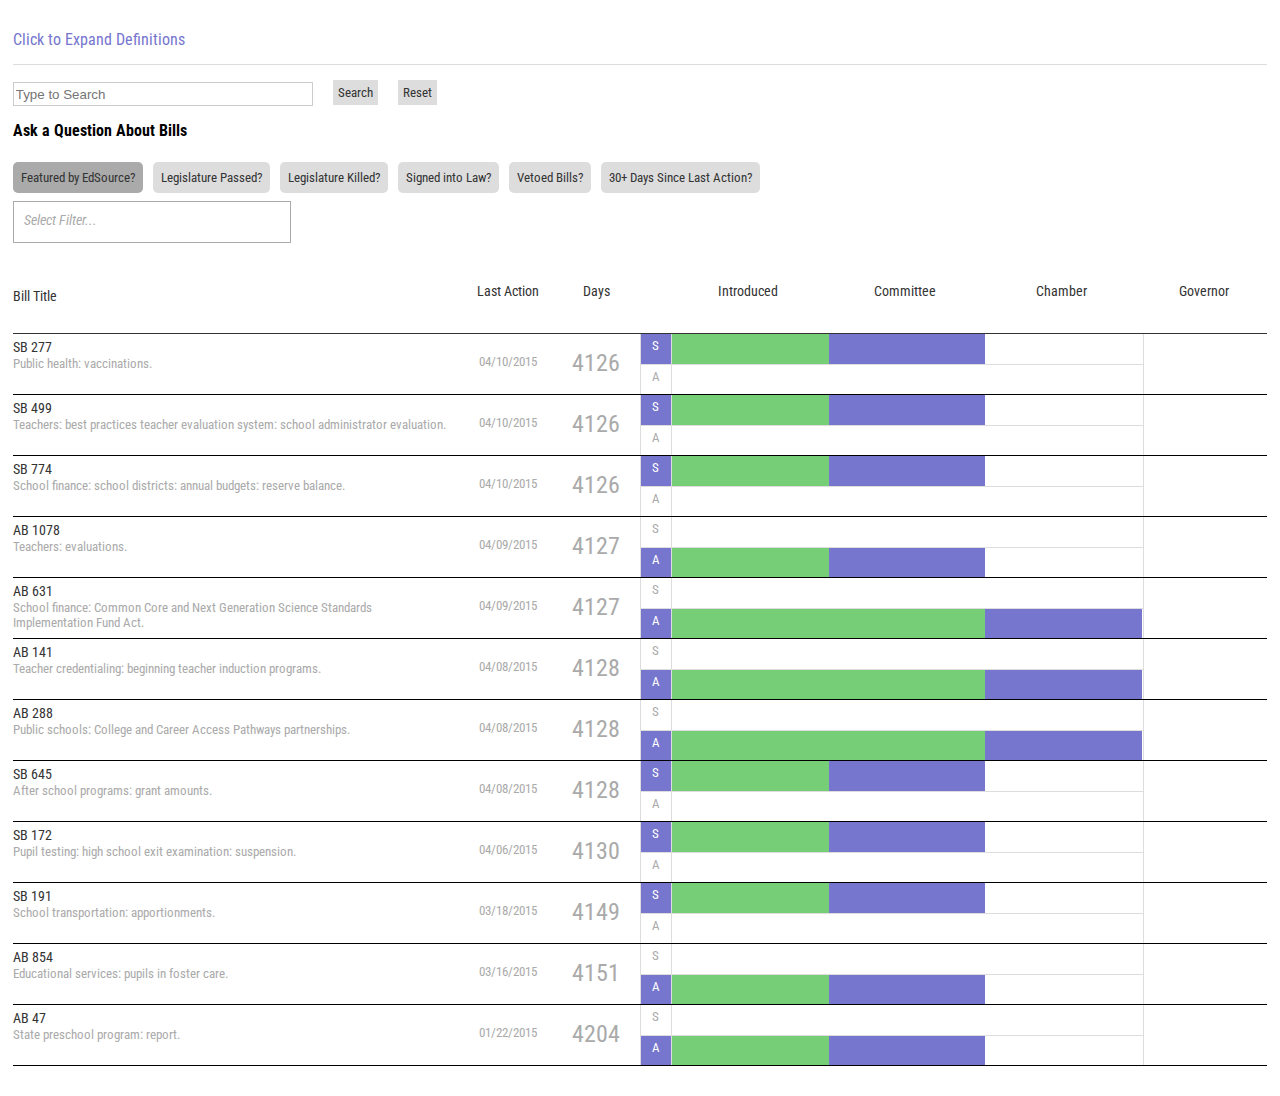
<file: index.html>
<html>
<body>
<head>
	<title></title>
	<link href='http://fonts.googleapis.com/css?family=Roboto+Condensed:300,400italic,400,700' rel='stylesheet' type='text/css'>
	<link rel="stylesheet" type="text/css" href="css/main.css">
</head>
<body>
	<div id="leg-app">
		<div id="leg-def">
			<div id="leg-toggle" status="false"><p>Click to Expand Definitions</p></div>
			<div id="leg-toggled">
				<div id="leg-colors">
					<div class="leg-color">
						<div></div>
						<div><p>Passed</p></div>
					</div>
					<div class="leg-color">
						<div></div>
						<div><p>Current</p></div>
					</div>
					<div class="leg-color">
						<div></div>
						<div><p>Failed</p></div>
					</div>
				</div>
				<div id="leg-def-col">
					<p><strong>Bill Title</strong>: Bill number and title. Click on either to jump to bill page.</p>
					<p><strong>Last Action</strong>: Date when legislators last took action on the bill.</p>
					<p><strong>Days</strong>: Number of days since the last action was taken.</p>
					<p><strong>Introduced</strong>: Bill was introduced in chamber.</p>
					<p><strong>Committee</strong>: Status of the bill within committees.</p>
					<p><strong>Chamber</strong>: Status of the bill in the legislative chamber as a whole.</p>
					<p><strong>Governor</strong>: Status of the bill once it reaches Governor for final decision.</p>
					<p><strong>S and A</strong>: The "S" row refers to actions in the Senate, while "A" row refers to actions in the Assembly.</p>
				</div>
			</div>
		</div>
		<div id="leg-filters">
			<div id="leg-search-options">
				<input id="leg-search" type="text" style="height:24px;" placeholder="Type to Search">
				<div><p class="leg-button" id="execute-search">Search</p></div>
				<div><p class="leg-button" id="reset-search">Reset</p></div>
			</div>
			<div id="leg-ask">
				<div class="clear">
					<h4>Ask a Question About Bills</h4>
					<div><p class="leg-button leg-questions left" filter="0">Featured by EdSource?</p></div>
					<div><p class="leg-button leg-questions left" filter="1">Legislature Passed?</p></div>
					<div><p class="leg-button leg-questions left" filter="2">Legislature Killed?</p></div>
					<div><p class="leg-button leg-questions left" filter="3">Signed into Law?</p></div>
					<div><p class="leg-button leg-questions left" filter="4">Vetoed Bills?</p></div>	
					<div><p class="leg-button leg-questions left" filter="5">30+ Days Since Last Action?</p></div>					
				</div>
			</div>
			<div id="leg-filter">
				<div id="leg-filter-select"><p>Select Filter...</p></div>
				<div id="leg-filter-options">
					<div><p>Reset filters...</p></div>
					<div>
					</div>
				</div>
			</div>
		</div>
		
		<div id="leg-hed" class="relative">
			<div id="leg-hed-row">
				<div id="leg-meta" class="left header"><div>Bill Title</div></div>
				<div id="leg-date" class="left header align-center"><div>Last Action</div></div>
				<div id="leg-length" class="left header align-center"><div>Days</div></div>
				<div id="leg-viz" class="left height">
					<div id="leg-leg" class="left height">
							<!--div id="leg-enroll" class="right header"><div>Reconcile</div></div>-->
							<div id="leg-progress" class="left align-center">
								<div id="leg-level" class="left header"></div>
								<div id="leg-intro" class="header block"><div>Introduced</div></div>
								<div id="leg-commit" class="header block"><div>Committee</div></div>
								<div id="leg-floor" class="header block"><div>Chamber</div></div>
							</div>
					</div>
					<div id="leg-end" class="left height">
						<div id="leg-gov" class="header"><div>Governor</div></div>
					</div>
				</div>
			</div>
		</div>
		<div id="leg-body" class="relative"></div>
		<div id="leg-foot" class="relative"></div>
	</div>
	<script src="http://ajax.googleapis.com/ajax/libs/jquery/1.11.0/jquery.min.js"></script>
	<script type="text/javascript" src="js/main.js"></script>
</body>
</html>
</file>
<file: css/main.css>
/* MAIN 
==================================================*/
body, p {padding:0;margin:0;font-family: 'roboto Condensed', san-serif;}
#leg-app {width:98%;padding:30px 1%;overflow:auto;}
#leg-app .relative {position:relative;}
#leg-app .clear {clear:both;}
#leg-app .left {float:left;}
#leg-app .right {float:right;}
#leg-app .height {height:60px;}
#leg-app .align-center {text-align:center;}
#leg-app .block {text-align:center;width:31.28%;float:left;}
#leg-app .leg-end .block {width:50%;}
#leg-app .full {height:60px;}
#leg-app .half {height:29.5px;}
#leg-app .mute {font-size:.8em;color:#aaa;}
#leg-app .border {border-right: 1px #ddd solid;}
#leg-app a {text-decoration: none;}
#leg-app a:hover {text-decoration: underline;color:#aaa;}
.leg-row {width:100%;border-bottom:1px #000 solid;padding:0;}


/* FILTERS 
==================================================*/
#leg-filters {width:100%;}
	.leg-button {padding: 8px;display: inline;background: #ddd;color: #333;cursor: pointer;margin: 0 10px 10px 0;font-size: .8em;border-radius: 5px;}
	.leg-button:hover {background:#aaa;}
	#leg-search {height:20px;width:30%;border:1px solid #ccc; float:left;max-width:300px;margin:-3px 0 0 0 !important;}
	#leg-search-options {margin:20px 0 !important;}
	#leg-search-options div:first-of-type {float:left;}
	#execute-search, #reset-search {margin:0 0 0 20px !important;padding:5px;border-radius: 0;}

	#leg-ask {height:auto;}
	#leg-ask>div {min-height: 80px;}
	#leg-ask>div:last-child div:last-of-type {float:none;}

	#leg-filter {padding: 10px 1%;border: 1px #aaa solid;width: 20%;cursor: pointer;margin-bottom: 30px;position:relative;height:20px;}
		#leg-filter-select {display:block;position: absolute;top: 0;left: 0;width:100%;}
			#leg-filter-select p {margin: 10px;position: relative;font-size: .9em;color: #aaa;font-style: italic;}
		#leg-filter-options {display:none;position: absolute;  top: -1px;left: -1px; z-index: 1000;  background: rgb(118, 118, 206); width: 100%;  border: #ddd solid 1px;  min-height: 80px;}
			#leg-filter-options>div:first-of-type {border-bottom: 1px #fff solid;  margin: 0 10px;}
				#leg-filter-options>div:first-of-type p {margin: 10px;  color: #fff;  font-size: .9em;  font-style: italic;}
			#leg-filter-options>div:last-of-type { -webkit-column-count: 2; -moz-column-count: 2; column-count: 2; -webkit-column-gap: 10px; -moz-column-gap: 10px; column-gap: 10px;margin:0 10px;}
		.leg-filter-option {color:#fff;font-size:.9em;padding: 5px 0;}
		.leg-filter-option:hover {color:#eee;text-decoration: underline;}

/* DEFINITIONS  
==================================================*/
#leg-def {overflow: auto;border-bottom: 1px #ddd solid;padding-bottom:15px;}
	#leg-toggle {cursor: pointer;}
		#leg-toggle p {color:#7676ce;}
		#leg-toggle:hover p {color:#4141b6;}
	#leg-toggled {margin: 20px 0;display:none;}
		#leg-color {clear:both;}
			.leg-color {float:left;width:80px;margin-right: 20px;}
			.leg-color:first-of-type>div:first-of-type {background:#76ce76;}
			.leg-color:last-of-type>div:first-of-type {background:#ce7676;}
			.leg-color:nth-of-type(2)>div:first-of-type {background:#7676ce;}
			.leg-color>div:first-of-type {width:20px;height:20px;background:#aaa;float:left;margin-right:5px;}
			.leg-color>div:last-of-type {float:left;}
		#leg-def-col {width:98%;padding:15px 0;clear:both;-webkit-column-count: 4; -moz-column-count: 4; column-count: 4; -webkit-column-gap: 10px; -moz-column-gap: 10px; column-gap: 10px;}
			#leg-def-col p {font-size: .9em;margin-bottom: 10px;}

/* HEADER ROW 
==================================================*/
#leg-hed {}
	#leg-hed .header {font-size:.9em; color:#333;}
	#leg-hed .header>div {padding:10px 0 0 0;}
	#leg-hed-row {width:100%;border-bottom:1px #333 solid;padding:0;height:60px;position:relative;background: #fff;z-index:100;}
		#leg-length {width:5%;padding:0 1%;}
		#leg-leg {width:80%;}
		#leg-level {width:6%;height:60px;}
		#leg-gov {text-align: center;}

/* BODY 
==================================================*/			
#leg-body {}
	.leg-meta, #leg-meta {width:35%;padding:5px 1% 5px 0;height:35px;}
		.leg-title {font-size: .9em;color:#333;}
		.leg-sum {font-size:.8em;color:#aaa;}
	.leg-date, #leg-date {width:5%;padding:0 1%;}
		.leg-date>div {padding:20px 0;}
	.leg-length {width:5%;padding:7px 1%;}
		.leg-length>div:first-of-type {font-size: 1.5em;color: #aaa;padding-top:12%;}
	.leg-viz, #leg-viz {width:50%;padding:0;margin:0;}
		.leg-leg {width:80%;border-left: 1px solid #ddd;}
			.leg-upper {width: 100%;border-bottom: 1px #ddd solid;}
				.leg-upper .leg-level {border-bottom: 1px #ddd solid;}
			.leg-lower, #leg-progress {width: 100%;}
				.leg-level {position:relative;border-right: 1px solid #ddd;width:6%;float:left;}
					.leg-level>div {padding-top:4px;}
				.leg-intro {}
				.leg-commit {}
				.leg-floor {}
			.leg-enroll, #leg-enroll {width: 10.7684%}
		.leg-end, #leg-end {width:19.8%;}
			.leg-gov {}
			.leg-chapter {}
			.leg-length {}

/* FOOTER 
==================================================*/
#leg-foot {}


/* MEDIA QUERIES 
==================================================*/

@media screen and (max-width:1084px){
	.leg-lower, #leg-progress, .leg-upper {width: 88%;}
	.leg-end, #leg-end {width:19.7%;}
}

@media screen and (max-width:850px){
	.leg-length, #leg-length {display:none;}
	.leg-date, #leg-date {width:10%;}
	.leg-meta, #leg-meta {width:37%;}
}

@media screen and (max-width:850px){
	.leg-row, #leg-hed-row , #leg-app .full, #leg-app .height {height:90px;}
	#leg-app .half {height:44.5px;}
	.leg-date, #leg-date {display:none;}
	.leg-meta, #leg-meta {width:37%;}
	.leg-viz, #leg-viz {width:62%;}
	.leg-leg,#leg-leg  {width:79%;}
	#leg-filter {width:90%;}

}

@media screen and (max-width: 1321px){
	#leg-app .block {width:31.22%;}
}

@media screen and (max-width: 670px){
	#leg-app .block {width:31.2%;}
	#leg-def-col {width:100%;}
}

@media screen and (max-width: 570px){
	#leg-app .block {width:31.1%;}
	#leg-ask {height:140px;}
	#leg-search {width:65%;}
}
</file>
